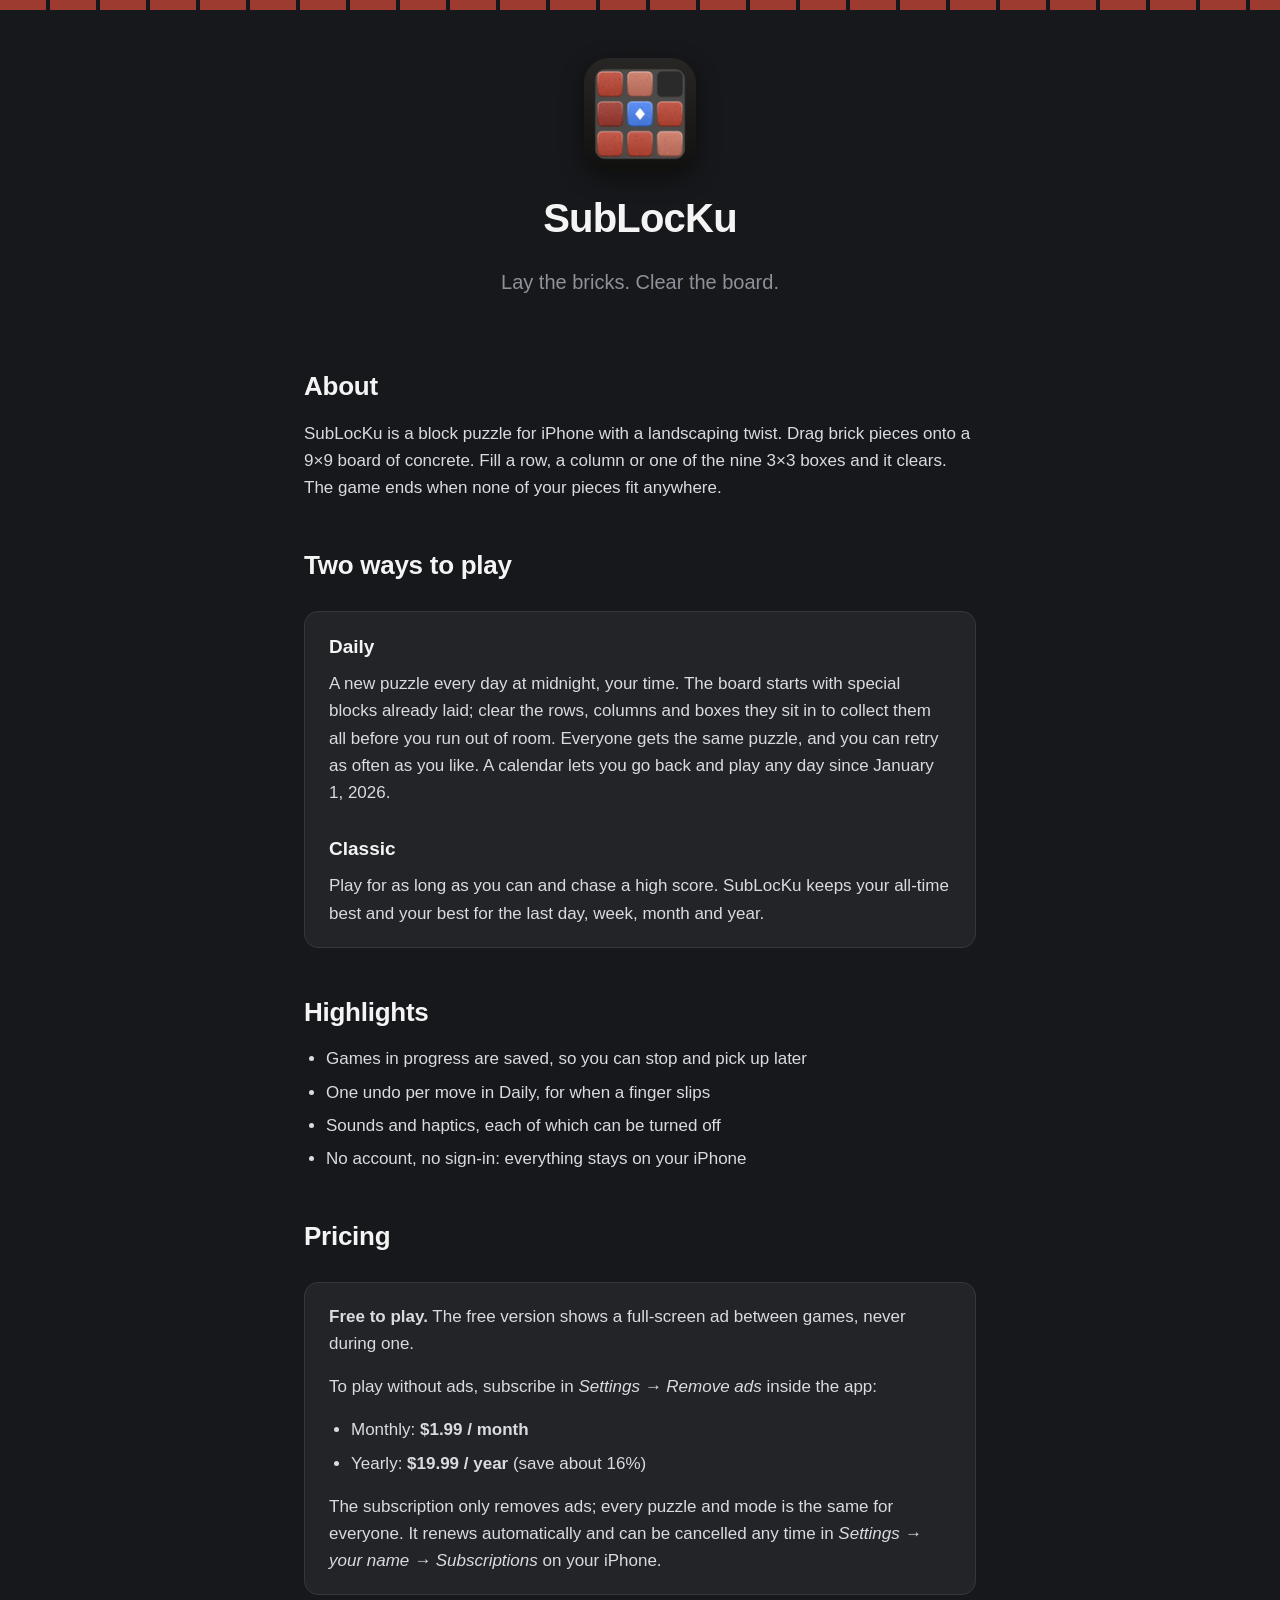
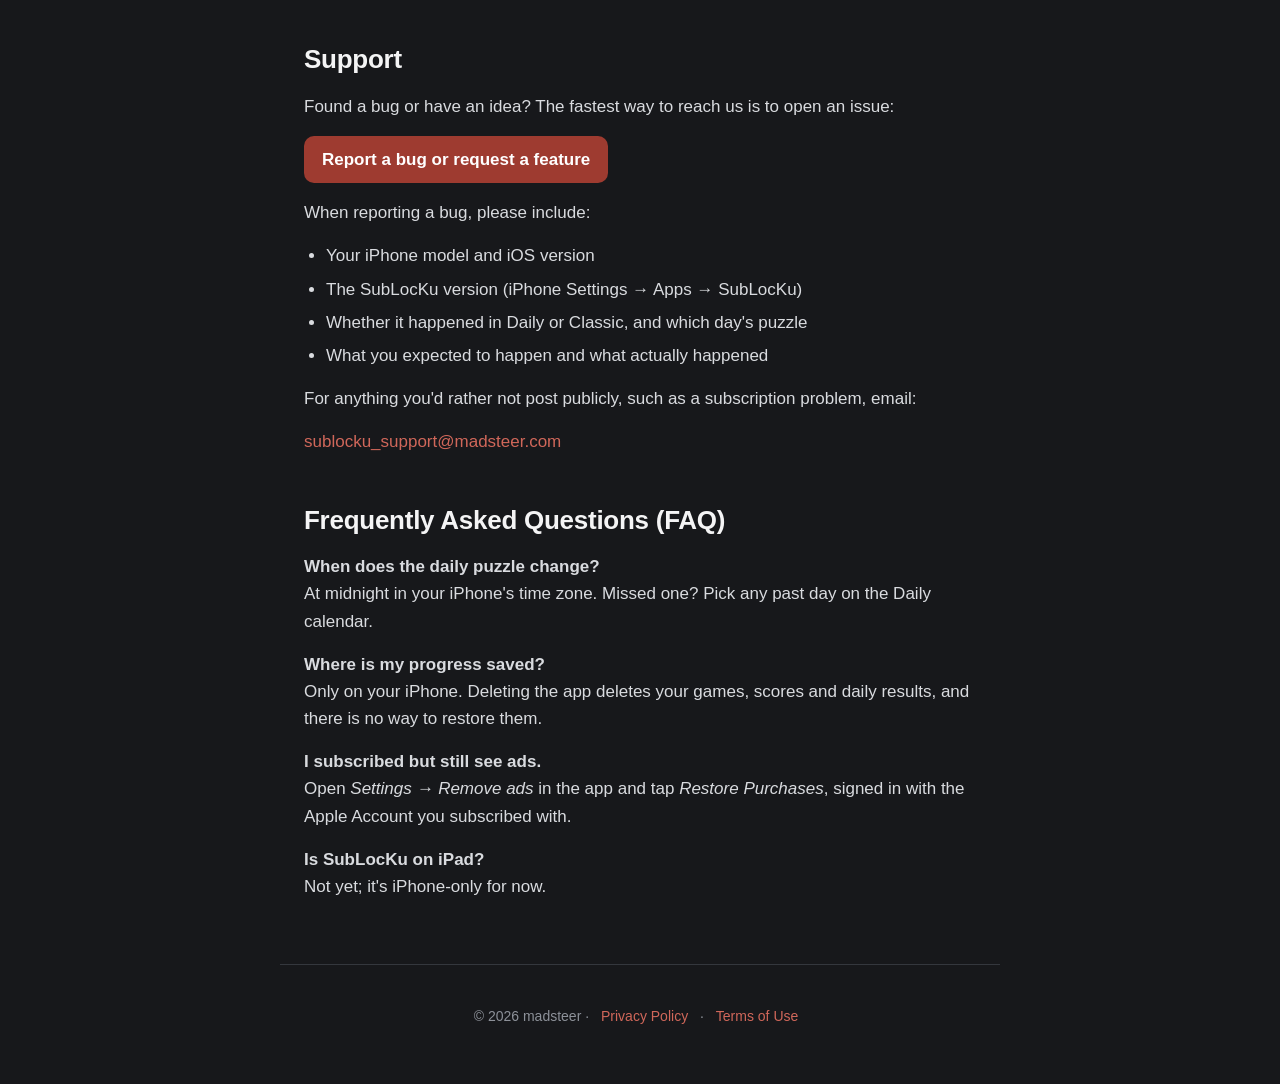
<file: index.html>
<!DOCTYPE html>
<html lang="en">
<head>
<meta charset="utf-8">
<meta name="viewport" content="width=device-width, initial-scale=1">
<title>SubLocKu — a brick-laying block puzzle for iPhone</title>
<meta name="description" content="SubLocKu is a block puzzle for iPhone: lay bricks on a 9×9 board, clear rows, columns and boxes, and solve a new daily puzzle every day.">
<link rel="icon" href="icon.png">
<link rel="apple-touch-icon" href="apple-touch-icon.png">
<link rel="stylesheet" href="style.css">
</head>
<body>

<header class="home">
  <a class="brand" href="./"><img src="icon.png" alt=""><h1>SubLocKu</h1></a>
  <p class="tagline">Lay the bricks. Clear the board.</p>
</header>

<main>

<h2>About</h2>
<p>SubLocKu is a block puzzle for iPhone with a landscaping twist. Drag brick pieces onto a 9×9 board of concrete. Fill a row, a column or one of the nine 3×3 boxes and it clears. The game ends when none of your pieces fit anywhere.</p>

<h2>Two ways to play</h2>
<div class="card">
  <h3>Daily</h3>
  <p>A new puzzle every day at midnight, your time. The board starts with special blocks already laid; clear the rows, columns and boxes they sit in to collect them all before you run out of room. Everyone gets the same puzzle, and you can retry as often as you like. A calendar lets you go back and play any day since January 1, 2026.</p>
  <h3>Classic</h3>
  <p>Play for as long as you can and chase a high score. SubLocKu keeps your all-time best and your best for the last day, week, month and year.</p>
</div>

<h2>Highlights</h2>
<ul>
  <li>Games in progress are saved, so you can stop and pick up later</li>
  <li>One undo per move in Daily, for when a finger slips</li>
  <li>Sounds and haptics, each of which can be turned off</li>
  <li>No account, no sign-in: everything stays on your iPhone</li>
</ul>

<h2>Pricing</h2>
<div class="card">
  <p><strong>Free to play.</strong> The free version shows a full-screen ad between games, never during one.</p>
  <p>To play without ads, subscribe in <em>Settings → Remove ads</em> inside the app:</p>
  <ul>
    <li>Monthly: <strong>$1.99 / month</strong></li>
    <li>Yearly: <strong>$19.99 / year</strong> (save about 16%)</li>
  </ul>
  <p>The subscription only removes ads; every puzzle and mode is the same for everyone. It renews automatically and can be cancelled any time in <em>Settings → your name → Subscriptions</em> on your iPhone.</p>
</div>

<h2 id="support">Support</h2>
<p>Found a bug or have an idea? The fastest way to reach us is to open an issue:</p>
<p><a class="button" href="https://github.com/madsteer/sublocku-site/issues/new/choose">Report a bug or request a feature</a></p>

<p>When reporting a bug, please include:</p>
<ul>
  <li>Your iPhone model and iOS version</li>
  <li>The SubLocKu version (iPhone Settings → Apps → SubLocKu)</li>
  <li>Whether it happened in Daily or Classic, and which day's puzzle</li>
  <li>What you expected to happen and what actually happened</li>
</ul>

<p>For anything you'd rather not post publicly, such as a subscription problem, email:</p>
<p>
  <a id="support-email" href="#" rel="noopener">enable JavaScript to reveal</a>
  <noscript>
    Email hidden from spam bots. Open an issue instead, or copy the address from this image:
    <img src="support-email.svg" alt="support email address" style="vertical-align: middle; height: 1.3em;">
  </noscript>
</p>
<script>
  (function () {
    var local = 'sublocku_support';
    var domain = ['madsteer', 'com'].join('.');
    var addr = local + '@' + domain;
    var el = document.getElementById('support-email');
    el.href = 'mailto:' + addr;
    el.textContent = addr;
    el.removeAttribute('rel');
  })();
</script>

<h2>Frequently Asked Questions (FAQ)</h2>

<p><strong>When does the daily puzzle change?</strong><br>
At midnight in your iPhone's time zone. Missed one? Pick any past day on the Daily calendar.</p>

<p><strong>Where is my progress saved?</strong><br>
Only on your iPhone. Deleting the app deletes your games, scores and daily results, and there is no way to restore them.</p>

<p><strong>I subscribed but still see ads.</strong><br>
Open <em>Settings → Remove ads</em> in the app and tap <em>Restore Purchases</em>, signed in with the Apple Account you subscribed with.</p>

<p><strong>Is SubLocKu on iPad?</strong><br>
Not yet; it's iPhone-only for now.</p>

</main>

<footer>
  <p>© 2026 madsteer · <a href="privacy.html">Privacy Policy</a> · <a href="terms.html">Terms of Use</a></p>
</footer>

</body>
</html>
</file>
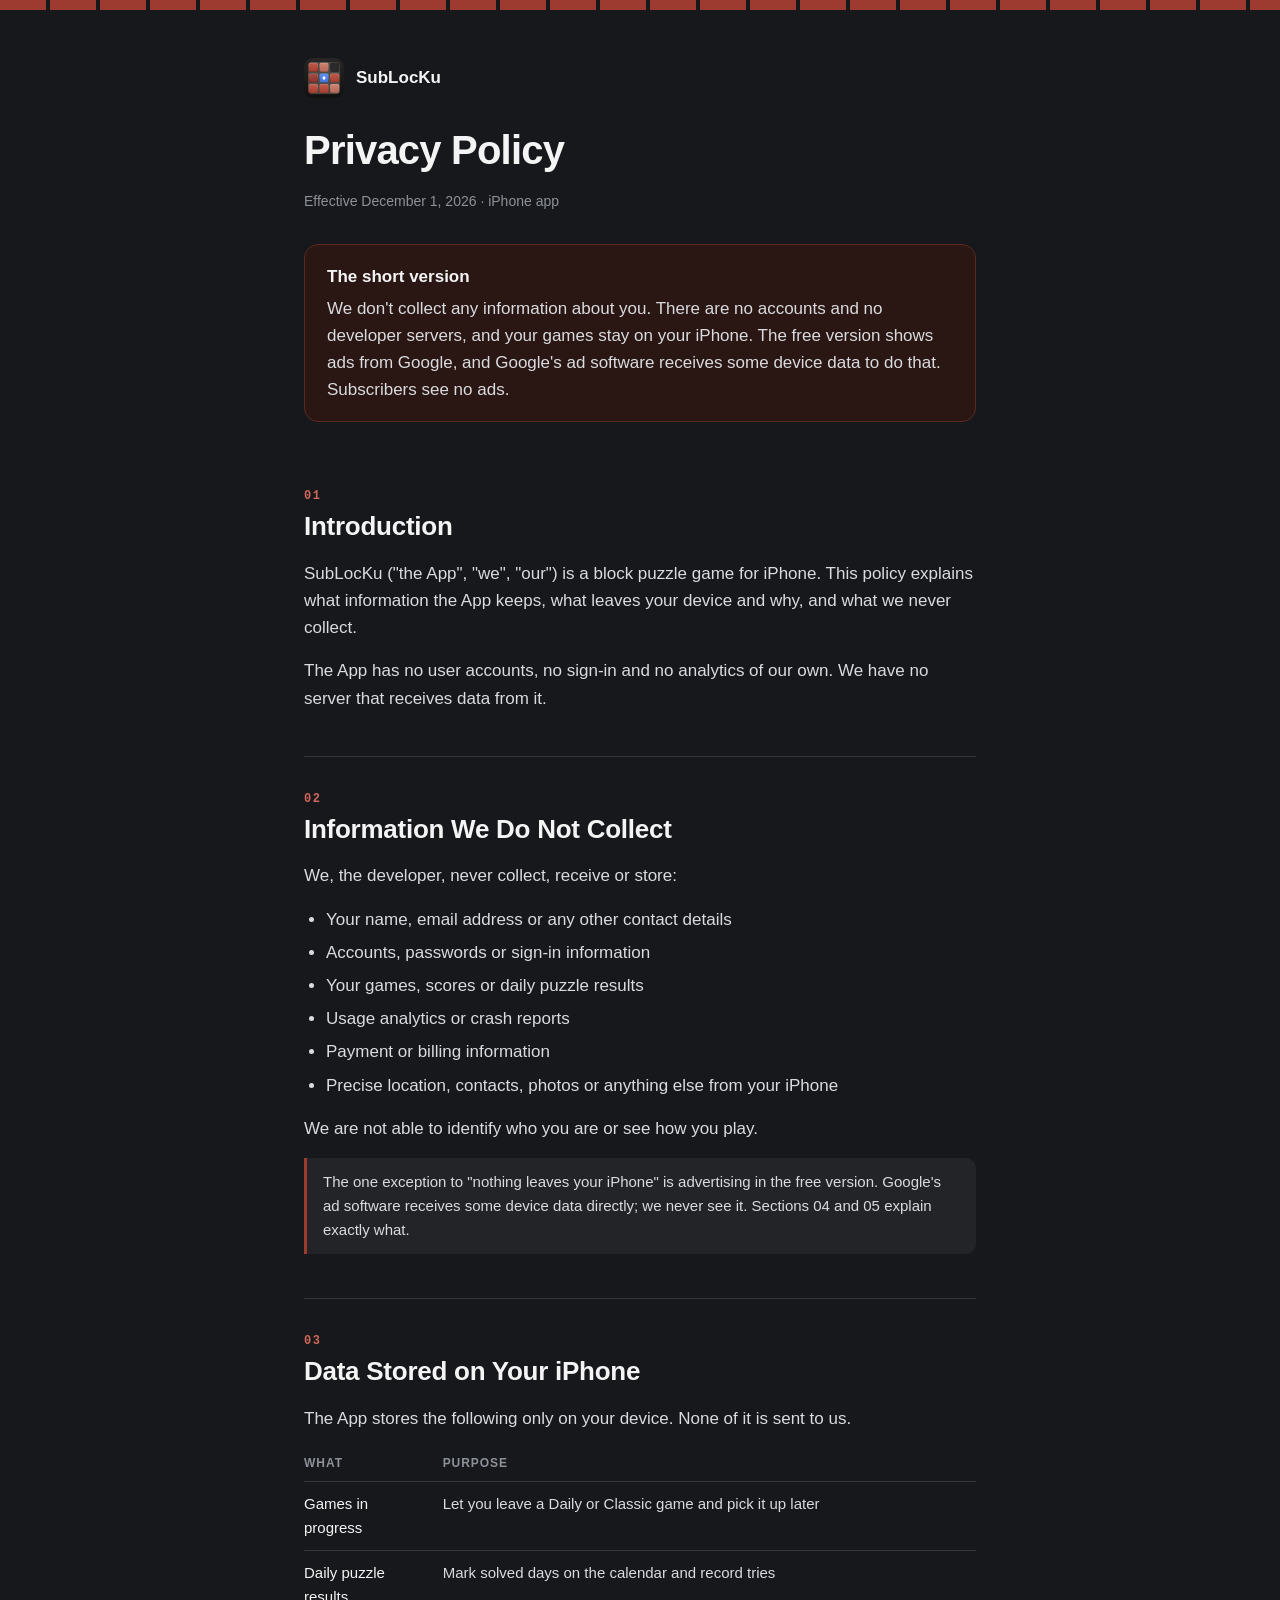
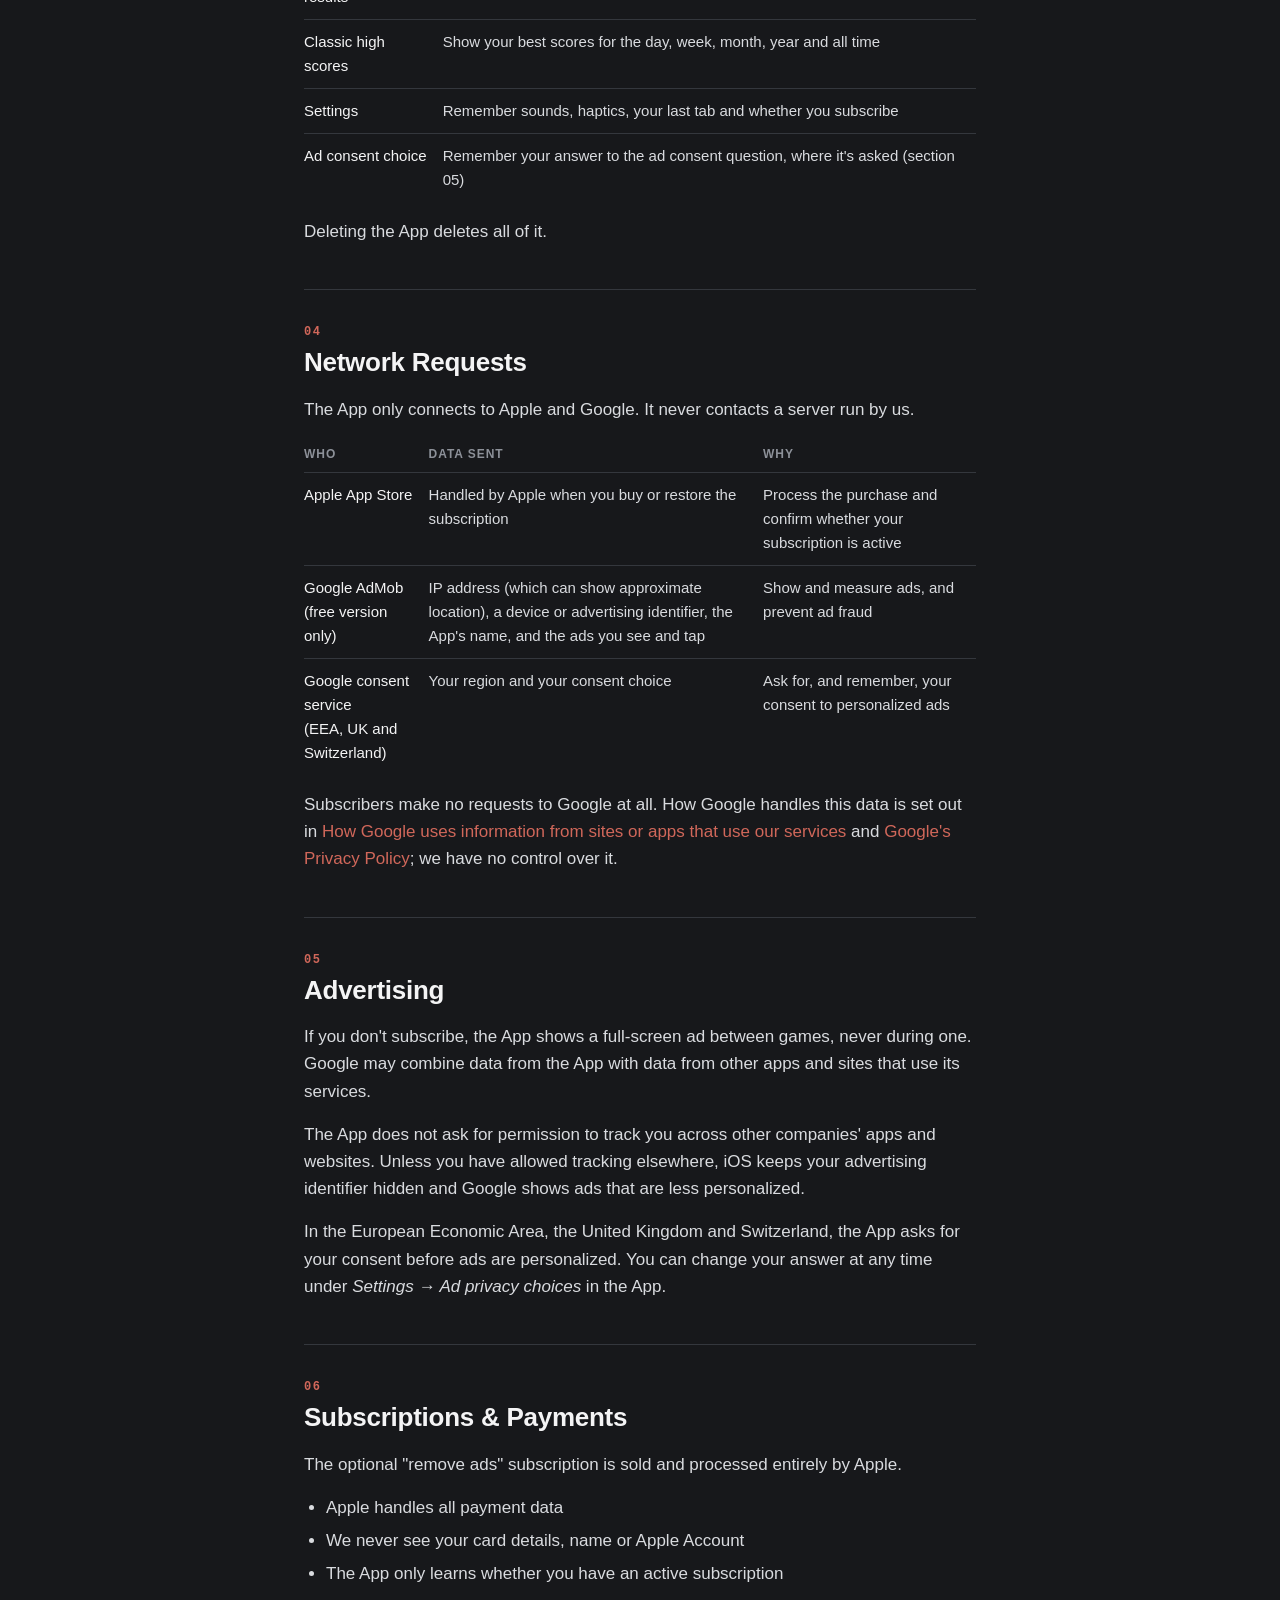
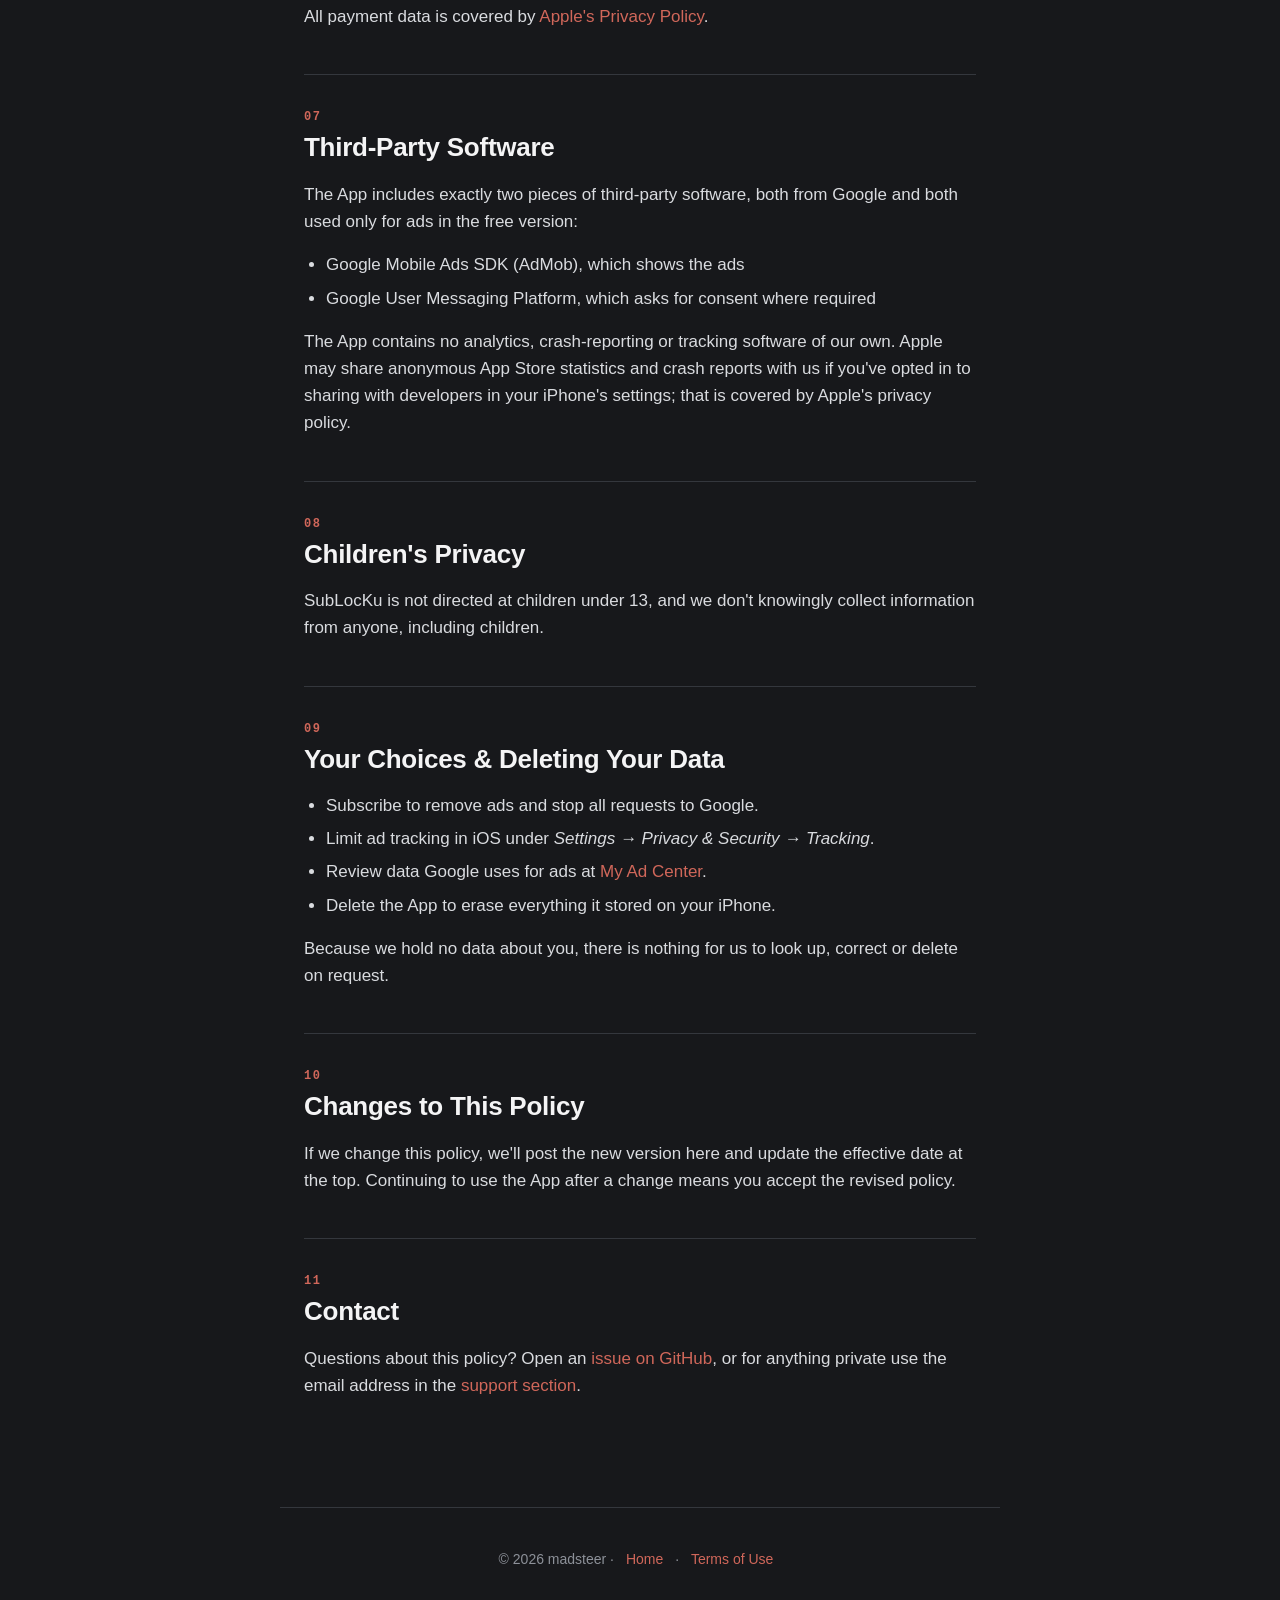
<file: privacy.html>
<!DOCTYPE html>
<html lang="en">
<head>
<meta charset="utf-8">
<meta name="viewport" content="width=device-width, initial-scale=1">
<title>Privacy Policy — SubLocKu</title>
<link rel="icon" href="icon.png">
<link rel="apple-touch-icon" href="apple-touch-icon.png">
<link rel="stylesheet" href="style.css">
</head>
<body>

<header>
  <a class="brand" href="./"><img src="icon.png" alt="">SubLocKu</a>
  <h1>Privacy Policy</h1>
  <p class="meta">Effective December 1, 2026 · iPhone app</p>
</header>

<main>

<div class="summary">
  <strong>The short version</strong>
  <p>We don't collect any information about you. There are no accounts and no developer servers, and your games stay on your iPhone. The free version shows ads from Google, and Google's ad software receives some device data to do that. Subscribers see no ads.</p>
</div>

<section>
  <div class="section-label">01</div>
  <h2>Introduction</h2>
  <p>SubLocKu ("the App", "we", "our") is a block puzzle game for iPhone. This policy explains what information the App keeps, what leaves your device and why, and what we never collect.</p>
  <p>The App has no user accounts, no sign-in and no analytics of our own. We have no server that receives data from it.</p>
</section>

<section>
  <div class="section-label">02</div>
  <h2>Information We Do Not Collect</h2>
  <p>We, the developer, never collect, receive or store:</p>
  <ul>
    <li>Your name, email address or any other contact details</li>
    <li>Accounts, passwords or sign-in information</li>
    <li>Your games, scores or daily puzzle results</li>
    <li>Usage analytics or crash reports</li>
    <li>Payment or billing information</li>
    <li>Precise location, contacts, photos or anything else from your iPhone</li>
  </ul>
  <p>We are not able to identify who you are or see how you play.</p>
  <div class="callout">The one exception to "nothing leaves your iPhone" is advertising in the free version. Google's ad software receives some device data directly; we never see it. Sections 04 and 05 explain exactly what.</div>
</section>

<section>
  <div class="section-label">03</div>
  <h2>Data Stored on Your iPhone</h2>
  <p>The App stores the following only on your device. None of it is sent to us.</p>
  <table class="data">
    <thead><tr><th>What</th><th>Purpose</th></tr></thead>
    <tbody>
      <tr><td>Games in progress</td><td>Let you leave a Daily or Classic game and pick it up later</td></tr>
      <tr><td>Daily puzzle results</td><td>Mark solved days on the calendar and record tries</td></tr>
      <tr><td>Classic high scores</td><td>Show your best scores for the day, week, month, year and all time</td></tr>
      <tr><td>Settings</td><td>Remember sounds, haptics, your last tab and whether you subscribe</td></tr>
      <tr><td>Ad consent choice</td><td>Remember your answer to the ad consent question, where it's asked (section 05)</td></tr>
    </tbody>
  </table>
  <p>Deleting the App deletes all of it.</p>
</section>

<section>
  <div class="section-label">04</div>
  <h2>Network Requests</h2>
  <p>The App only connects to Apple and Google. It never contacts a server run by us.</p>
  <table class="data">
    <thead><tr><th>Who</th><th>Data sent</th><th>Why</th></tr></thead>
    <tbody>
      <tr><td>Apple App Store</td><td>Handled by Apple when you buy or restore the subscription</td><td>Process the purchase and confirm whether your subscription is active</td></tr>
      <tr><td>Google AdMob<br>(free version only)</td><td>IP address (which can show approximate location), a device or advertising identifier, the App's name, and the ads you see and tap</td><td>Show and measure ads, and prevent ad fraud</td></tr>
      <tr><td>Google consent service<br>(EEA, UK and Switzerland)</td><td>Your region and your consent choice</td><td>Ask for, and remember, your consent to personalized ads</td></tr>
    </tbody>
  </table>
  <p>Subscribers make no requests to Google at all. How Google handles this data is set out in <a href="https://policies.google.com/technologies/partner-sites">How Google uses information from sites or apps that use our services</a> and <a href="https://policies.google.com/privacy">Google's Privacy Policy</a>; we have no control over it.</p>
</section>

<section>
  <div class="section-label">05</div>
  <h2>Advertising</h2>
  <p>If you don't subscribe, the App shows a full-screen ad between games, never during one. Google may combine data from the App with data from other apps and sites that use its services.</p>
  <p>The App does not ask for permission to track you across other companies' apps and websites. Unless you have allowed tracking elsewhere, iOS keeps your advertising identifier hidden and Google shows ads that are less personalized.</p>
  <p>In the European Economic Area, the United Kingdom and Switzerland, the App asks for your consent before ads are personalized. You can change your answer at any time under <em>Settings → Ad privacy choices</em> in the App.</p>
</section>

<section>
  <div class="section-label">06</div>
  <h2>Subscriptions &amp; Payments</h2>
  <p>The optional "remove ads" subscription is sold and processed entirely by Apple.</p>
  <ul>
    <li>Apple handles all payment data</li>
    <li>We never see your card details, name or Apple Account</li>
    <li>The App only learns whether you have an active subscription</li>
  </ul>
  <p>All payment data is covered by <a href="https://www.apple.com/legal/privacy/">Apple's Privacy Policy</a>.</p>
</section>

<section>
  <div class="section-label">07</div>
  <h2>Third-Party Software</h2>
  <p>The App includes exactly two pieces of third-party software, both from Google and both used only for ads in the free version:</p>
  <ul>
    <li>Google Mobile Ads SDK (AdMob), which shows the ads</li>
    <li>Google User Messaging Platform, which asks for consent where required</li>
  </ul>
  <p>The App contains no analytics, crash-reporting or tracking software of our own. Apple may share anonymous App Store statistics and crash reports with us if you've opted in to sharing with developers in your iPhone's settings; that is covered by Apple's privacy policy.</p>
</section>

<section>
  <div class="section-label">08</div>
  <h2>Children's Privacy</h2>
  <p>SubLocKu is not directed at children under 13, and we don't knowingly collect information from anyone, including children.</p>
</section>

<section>
  <div class="section-label">09</div>
  <h2>Your Choices &amp; Deleting Your Data</h2>
  <ul>
    <li>Subscribe to remove ads and stop all requests to Google.</li>
    <li>Limit ad tracking in iOS under <em>Settings → Privacy &amp; Security → Tracking</em>.</li>
    <li>Review data Google uses for ads at <a href="https://myadcenter.google.com/">My Ad Center</a>.</li>
    <li>Delete the App to erase everything it stored on your iPhone.</li>
  </ul>
  <p>Because we hold no data about you, there is nothing for us to look up, correct or delete on request.</p>
</section>

<section>
  <div class="section-label">10</div>
  <h2>Changes to This Policy</h2>
  <p>If we change this policy, we'll post the new version here and update the effective date at the top. Continuing to use the App after a change means you accept the revised policy.</p>
</section>

<section>
  <div class="section-label">11</div>
  <h2>Contact</h2>
  <p>Questions about this policy? Open an <a href="https://github.com/madsteer/sublocku-site/issues/new/choose">issue on GitHub</a>, or for anything private use the email address in the <a href="./#support">support section</a>.</p>
</section>

</main>

<footer>
  <p>© 2026 madsteer · <a href="./">Home</a> · <a href="terms.html">Terms of Use</a></p>
</footer>

</body>
</html>
</file>
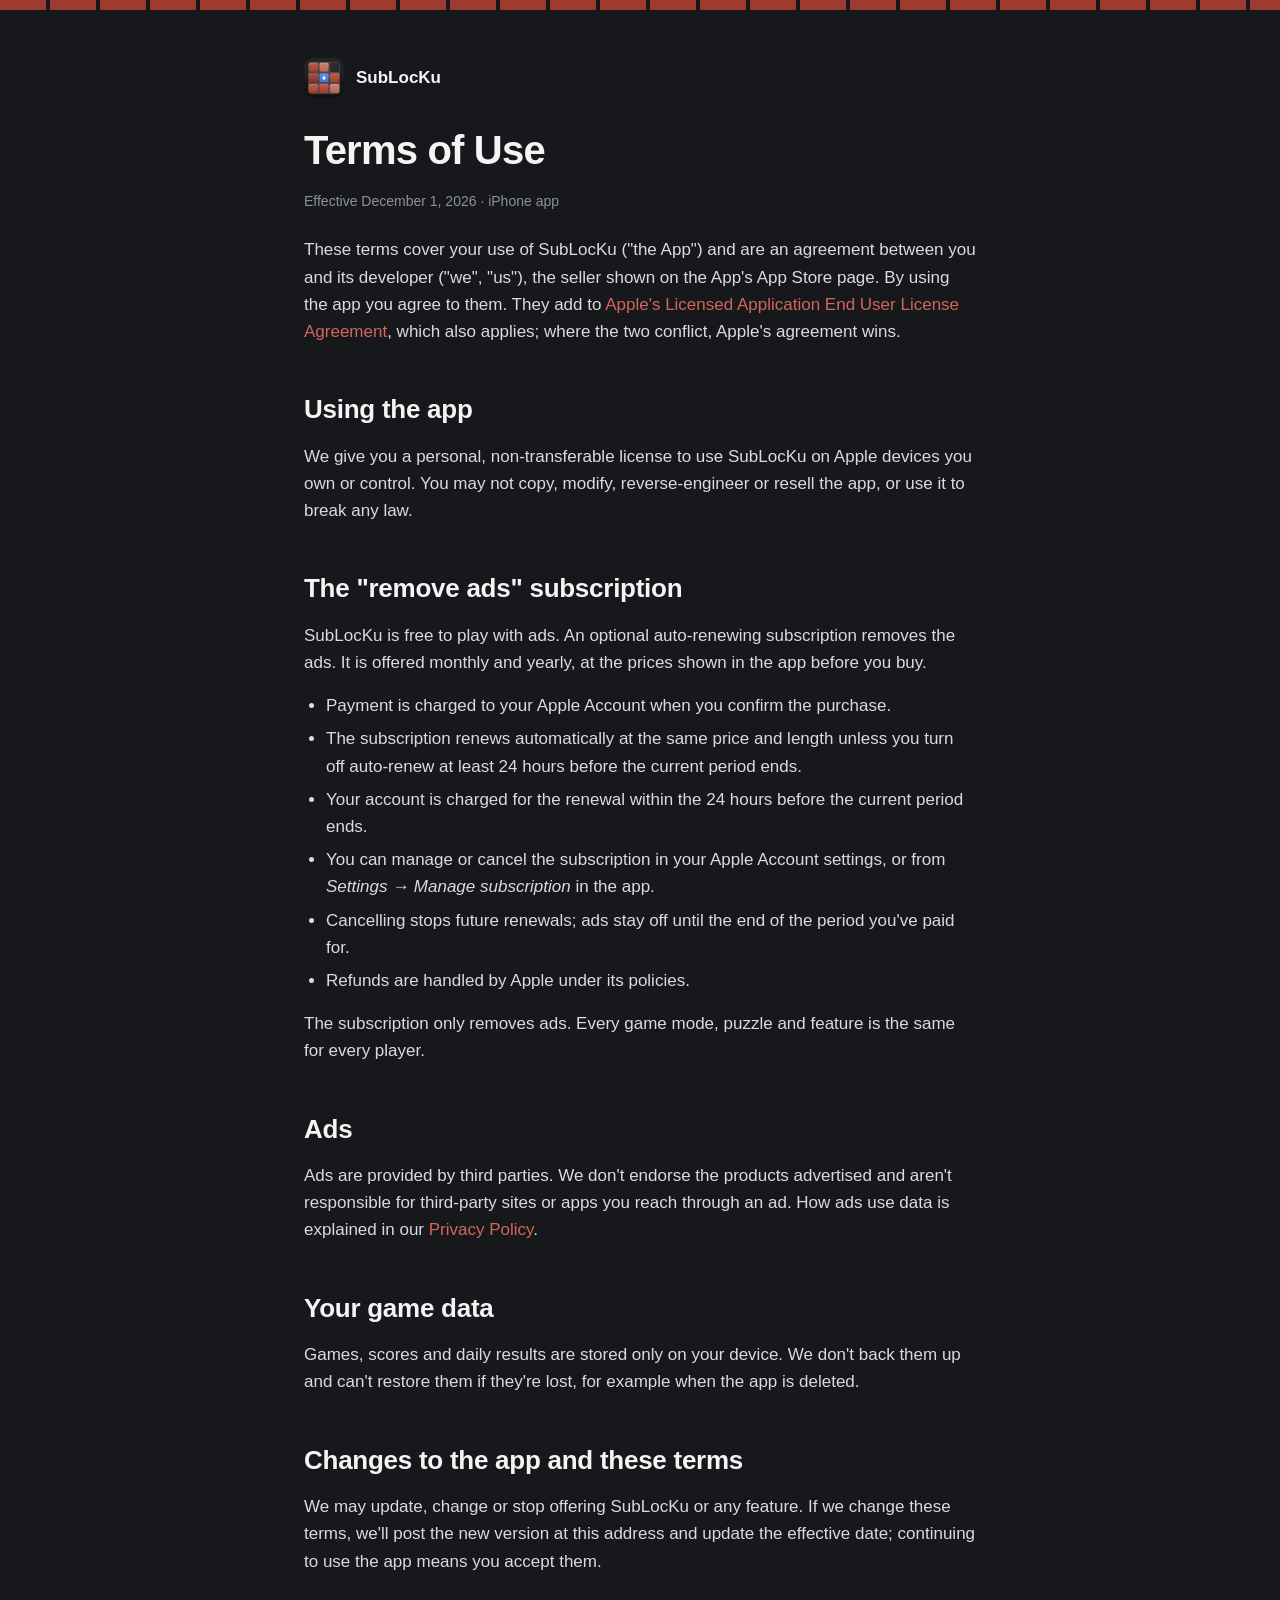
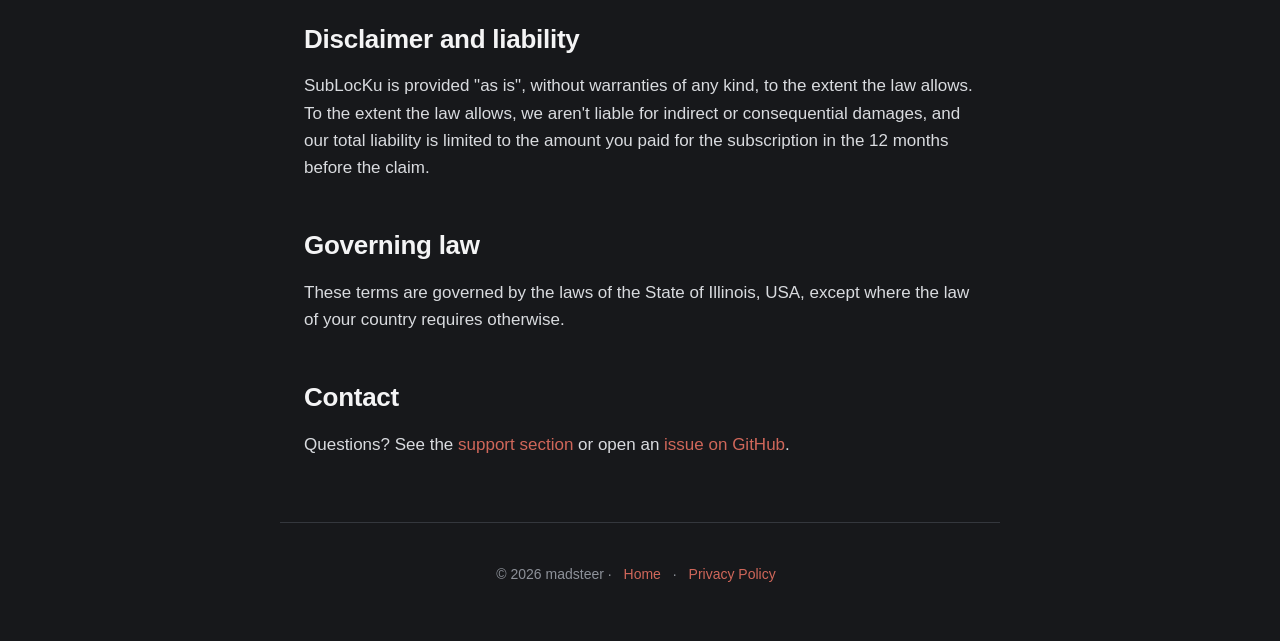
<file: terms.html>
<!DOCTYPE html>
<html lang="en">
<head>
<meta charset="utf-8">
<meta name="viewport" content="width=device-width, initial-scale=1">
<title>Terms of Use — SubLocKu</title>
<link rel="icon" href="icon.png">
<link rel="apple-touch-icon" href="apple-touch-icon.png">
<link rel="stylesheet" href="style.css">
</head>
<body>

<header>
  <a class="brand" href="./"><img src="icon.png" alt="">SubLocKu</a>
  <h1>Terms of Use</h1>
  <p class="meta">Effective December 1, 2026 · iPhone app</p>
</header>

<main>

<p>These terms cover your use of SubLocKu ("the App") and are an agreement between you and its developer ("we", "us"), the seller shown on the App's App Store page. By using the app you agree to them. They add to <a href="https://www.apple.com/legal/internet-services/itunes/dev/stdeula/">Apple's Licensed Application End User License Agreement</a>, which also applies; where the two conflict, Apple's agreement wins.</p>

<h2>Using the app</h2>
<p>We give you a personal, non-transferable license to use SubLocKu on Apple devices you own or control. You may not copy, modify, reverse-engineer or resell the app, or use it to break any law.</p>

<h2>The "remove ads" subscription</h2>
<p>SubLocKu is free to play with ads. An optional auto-renewing subscription removes the ads. It is offered monthly and yearly, at the prices shown in the app before you buy.</p>
<ul>
  <li>Payment is charged to your Apple Account when you confirm the purchase.</li>
  <li>The subscription renews automatically at the same price and length unless you turn off auto-renew at least 24 hours before the current period ends.</li>
  <li>Your account is charged for the renewal within the 24 hours before the current period ends.</li>
  <li>You can manage or cancel the subscription in your Apple Account settings, or from <em>Settings → Manage subscription</em> in the app.</li>
  <li>Cancelling stops future renewals; ads stay off until the end of the period you've paid for.</li>
  <li>Refunds are handled by Apple under its policies.</li>
</ul>
<p>The subscription only removes ads. Every game mode, puzzle and feature is the same for every player.</p>

<h2>Ads</h2>
<p>Ads are provided by third parties. We don't endorse the products advertised and aren't responsible for third-party sites or apps you reach through an ad. How ads use data is explained in our <a href="privacy.html">Privacy Policy</a>.</p>

<h2>Your game data</h2>
<p>Games, scores and daily results are stored only on your device. We don't back them up and can't restore them if they're lost, for example when the app is deleted.</p>

<h2>Changes to the app and these terms</h2>
<p>We may update, change or stop offering SubLocKu or any feature. If we change these terms, we'll post the new version at this address and update the effective date; continuing to use the app means you accept them.</p>

<h2>Disclaimer and liability</h2>
<p>SubLocKu is provided "as is", without warranties of any kind, to the extent the law allows. To the extent the law allows, we aren't liable for indirect or consequential damages, and our total liability is limited to the amount you paid for the subscription in the 12 months before the claim.</p>

<h2>Governing law</h2>
<p>These terms are governed by the laws of the State of Illinois, USA, except where the law of your country requires otherwise.</p>

<h2>Contact</h2>
<p>Questions? See the <a href="./#support">support section</a> or open an <a href="https://github.com/madsteer/sublocku-site/issues/new/choose">issue on GitHub</a>.</p>

</main>

<footer>
  <p>© 2026 madsteer · <a href="./">Home</a> · <a href="privacy.html">Privacy Policy</a></p>
</footer>

</body>
</html>
</file>
<file: style.css>
/* SubLocKu site: the app's brick-and-mortar look.
   Brick red matches BoardPalette.brick (0.62, 0.23, 0.19) in the app. */
:root {
  color-scheme: dark;
  --bg:      #17181b;   /* charcoal, like the app's background */
  --surface: #222428;   /* dark panel */
  --border:  #34373d;   /* mortar line */
  --text:    #d9dbdf;
  --muted:   #8d9199;
  --heading: #f4f4f5;
  --brick:   #9e3b30;
  --brick-hi:#d0675a;   /* brick red lightened for links on dark */
  --concrete:#5c6068;
}

* { box-sizing: border-box; }

body {
  margin: 0;
  font: 17px/1.6 -apple-system, BlinkMacSystemFont, "SF Pro Text", "Helvetica Neue", Helvetica, Arial, sans-serif;
  color: var(--text);
  background: var(--bg);
  -webkit-font-smoothing: antialiased;
}

/* A thin course of bricks across the top of every page. */
body::before {
  content: "";
  display: block;
  height: 10px;
  background:
    repeating-linear-gradient(90deg, var(--brick) 0 46px, var(--bg) 46px 50px);
}

header, main, footer { max-width: 720px; margin: 0 auto; padding: 0 24px; }

header { padding-top: 48px; padding-bottom: 24px; }
header.home { text-align: center; }

.brand {
  display: inline-flex;
  align-items: center;
  gap: 12px;
  color: var(--heading);
  font-weight: 600;
  text-decoration: none;
  margin-bottom: 20px;
}
.brand img { width: 40px; height: 40px; border-radius: 9px; }
header.home .brand { flex-direction: column; gap: 16px; margin-bottom: 8px; }
header.home .brand img { width: 112px; height: 112px; border-radius: 25px; box-shadow: 0 8px 24px rgb(0 0 0 / 0.45); }

h1 { font-size: 40px; font-weight: 700; margin: 0 0 8px; letter-spacing: -0.02em; color: var(--heading); }
.tagline { font-size: 20px; color: var(--muted); margin: 0; }
.meta { font-size: 14px; color: var(--muted); margin: 0; }

h2 { font-size: 26px; font-weight: 600; margin: 44px 0 12px; letter-spacing: -0.01em; color: var(--heading); }
h3 { font-size: 19px; font-weight: 600; margin: 28px 0 8px; color: var(--heading); }

p { margin: 0 0 16px; }
ul, ol { padding-left: 22px; margin: 0 0 16px; }
li { margin-bottom: 6px; }

a { color: var(--brick-hi); text-decoration: none; }
a:hover { text-decoration: underline; }

.card {
  background: var(--surface);
  border: 1px solid var(--border);
  border-radius: 14px;
  padding: 20px 24px;
  margin: 24px 0;
}
.card > :first-child { margin-top: 0; }
.card > :last-child { margin-bottom: 0; }

.button {
  display: inline-block;
  background: var(--brick);
  color: #fff;
  font-weight: 600;
  padding: 10px 18px;
  border-radius: 10px;
}
.button:hover { text-decoration: none; filter: brightness(1.1); }

/* Placeholders still to fill in before the site goes live. */
mark.todo {
  background: #5a4a12;
  color: #ffe58a;
  padding: 0 4px;
  border-radius: 4px;
}

footer {
  padding: 40px 24px;
  margin-top: 64px;
  text-align: center;
  font-size: 14px;
  color: var(--muted);
  border-top: 1px solid var(--border);
}
footer a { margin: 0 8px; }

@media (max-width: 540px) {
  h1 { font-size: 32px; }
  header { padding-top: 32px; }
}

/* ── Policy pages: numbered sections, summary banner, data tables ── */
.summary {
  background: #2a1714;
  border: 1px solid #5c2a23;
  border-radius: 14px;
  padding: 18px 22px;
  margin: 8px 0 32px;
}
.summary strong { display: block; color: var(--heading); margin-bottom: 4px; }
.summary p { margin: 0; }

section { padding: 8px 0 28px; border-bottom: 1px solid var(--border); }
section:last-of-type { border-bottom: none; }
section h2 { margin-top: 4px; }

.section-label {
  font: 600 12px/1 ui-monospace, "SF Mono", Menlo, monospace;
  letter-spacing: 0.12em;
  color: var(--brick-hi);
  margin-top: 28px;
}

table.data {
  width: 100%;
  border-collapse: collapse;
  margin: 8px 0 16px;
  font-size: 15px;
}
table.data th {
  text-align: left;
  font-weight: 600;
  font-size: 12px;
  letter-spacing: 0.08em;
  text-transform: uppercase;
  color: var(--muted);
  padding: 6px 12px 8px 0;
  border-bottom: 1px solid var(--border);
}
table.data td {
  vertical-align: top;
  padding: 10px 12px 10px 0;
  border-bottom: 1px solid var(--border);
}
table.data tr:last-child td { border-bottom: none; }
table.data td:first-child { color: var(--heading); font-weight: 500; }

.callout {
  border-left: 3px solid var(--brick);
  background: var(--surface);
  border-radius: 0 10px 10px 0;
  padding: 12px 16px;
  margin: 12px 0 16px;
  font-size: 15px;
}

@media (max-width: 540px) {
  table.data { font-size: 14px; }
}
</file>
